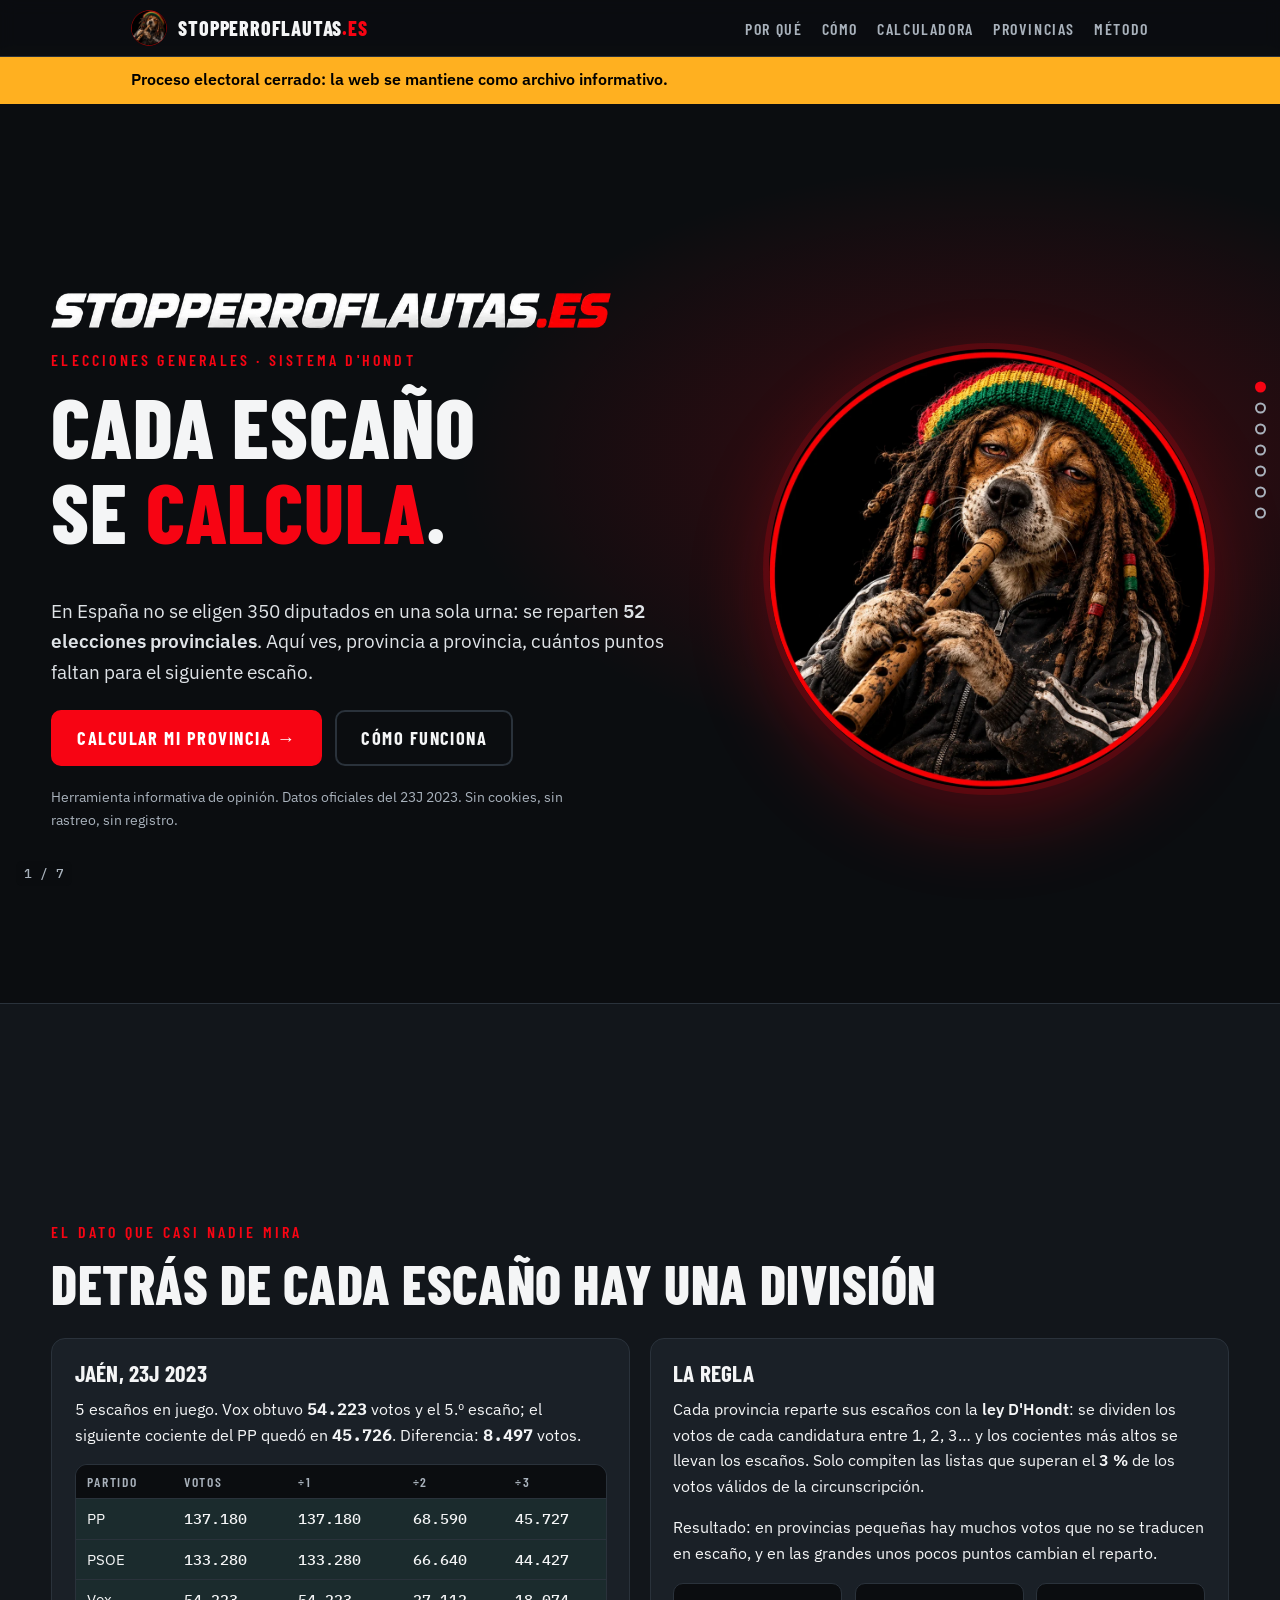
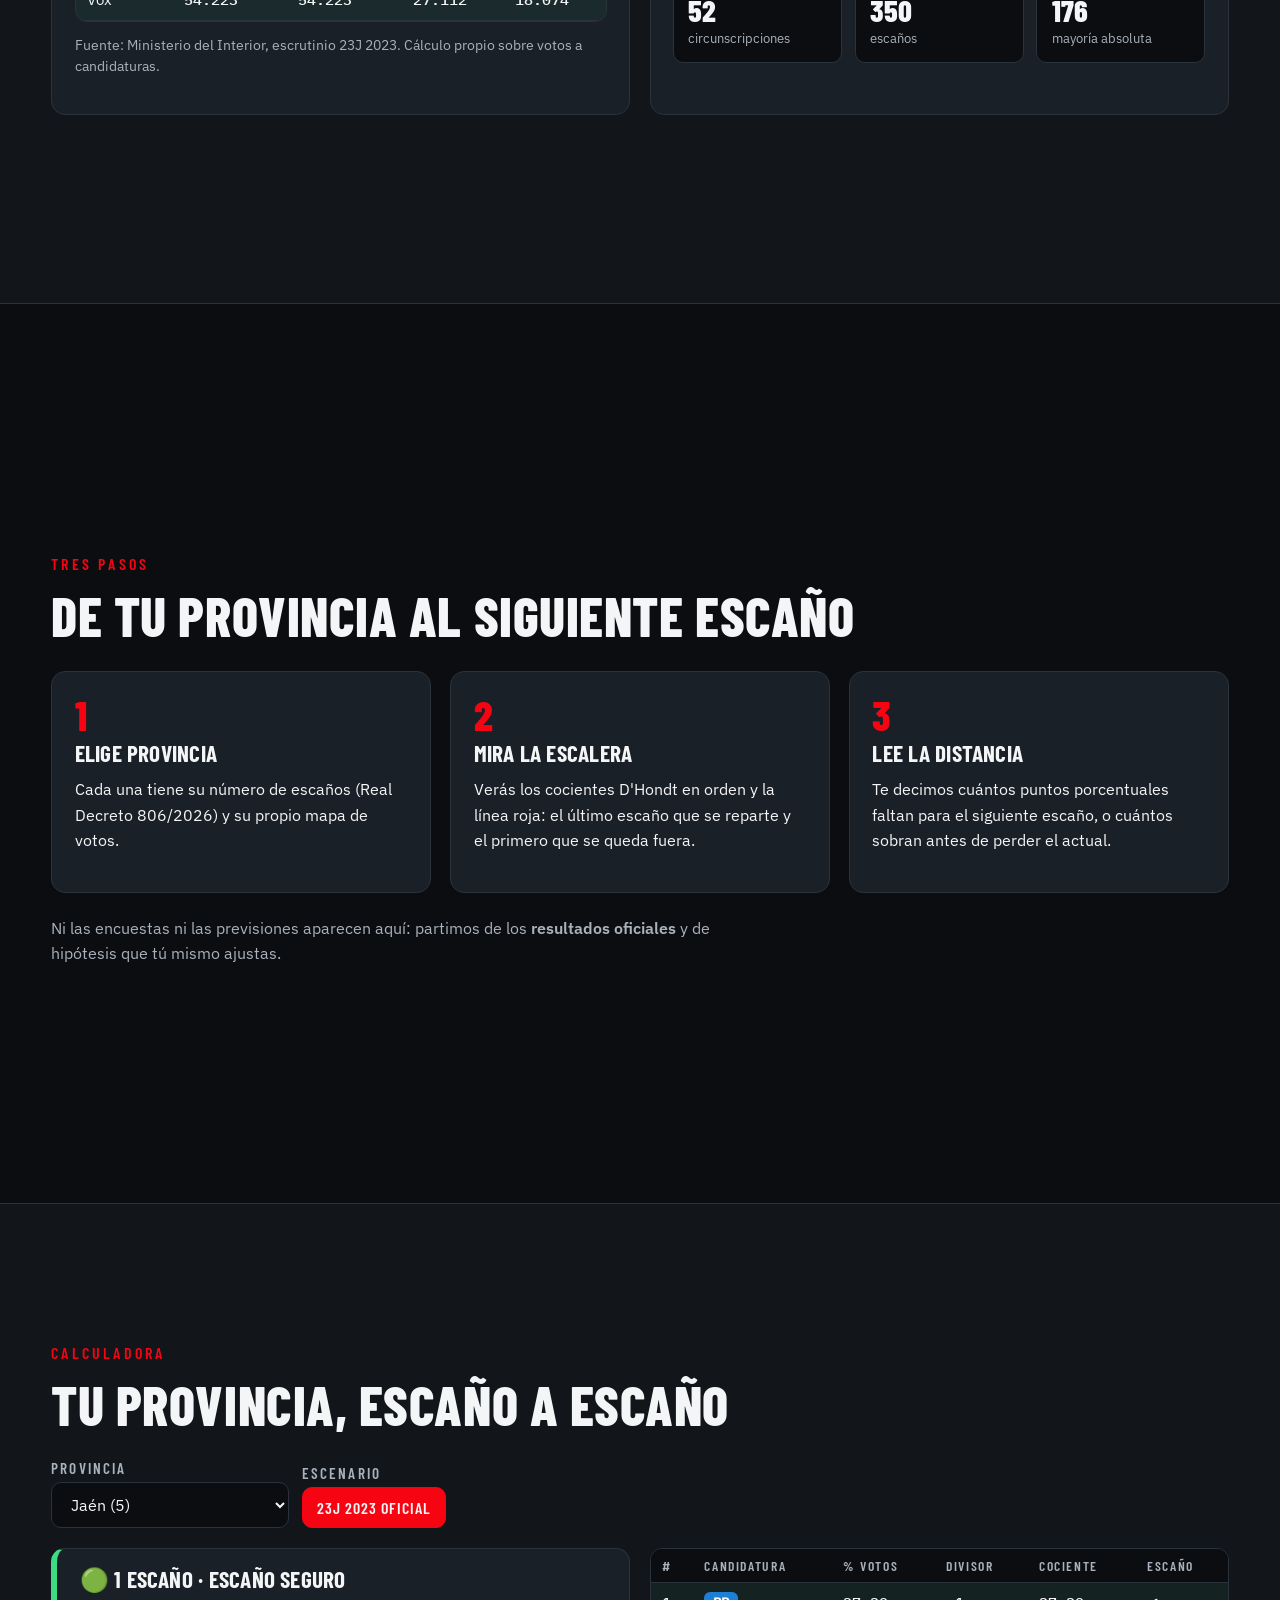
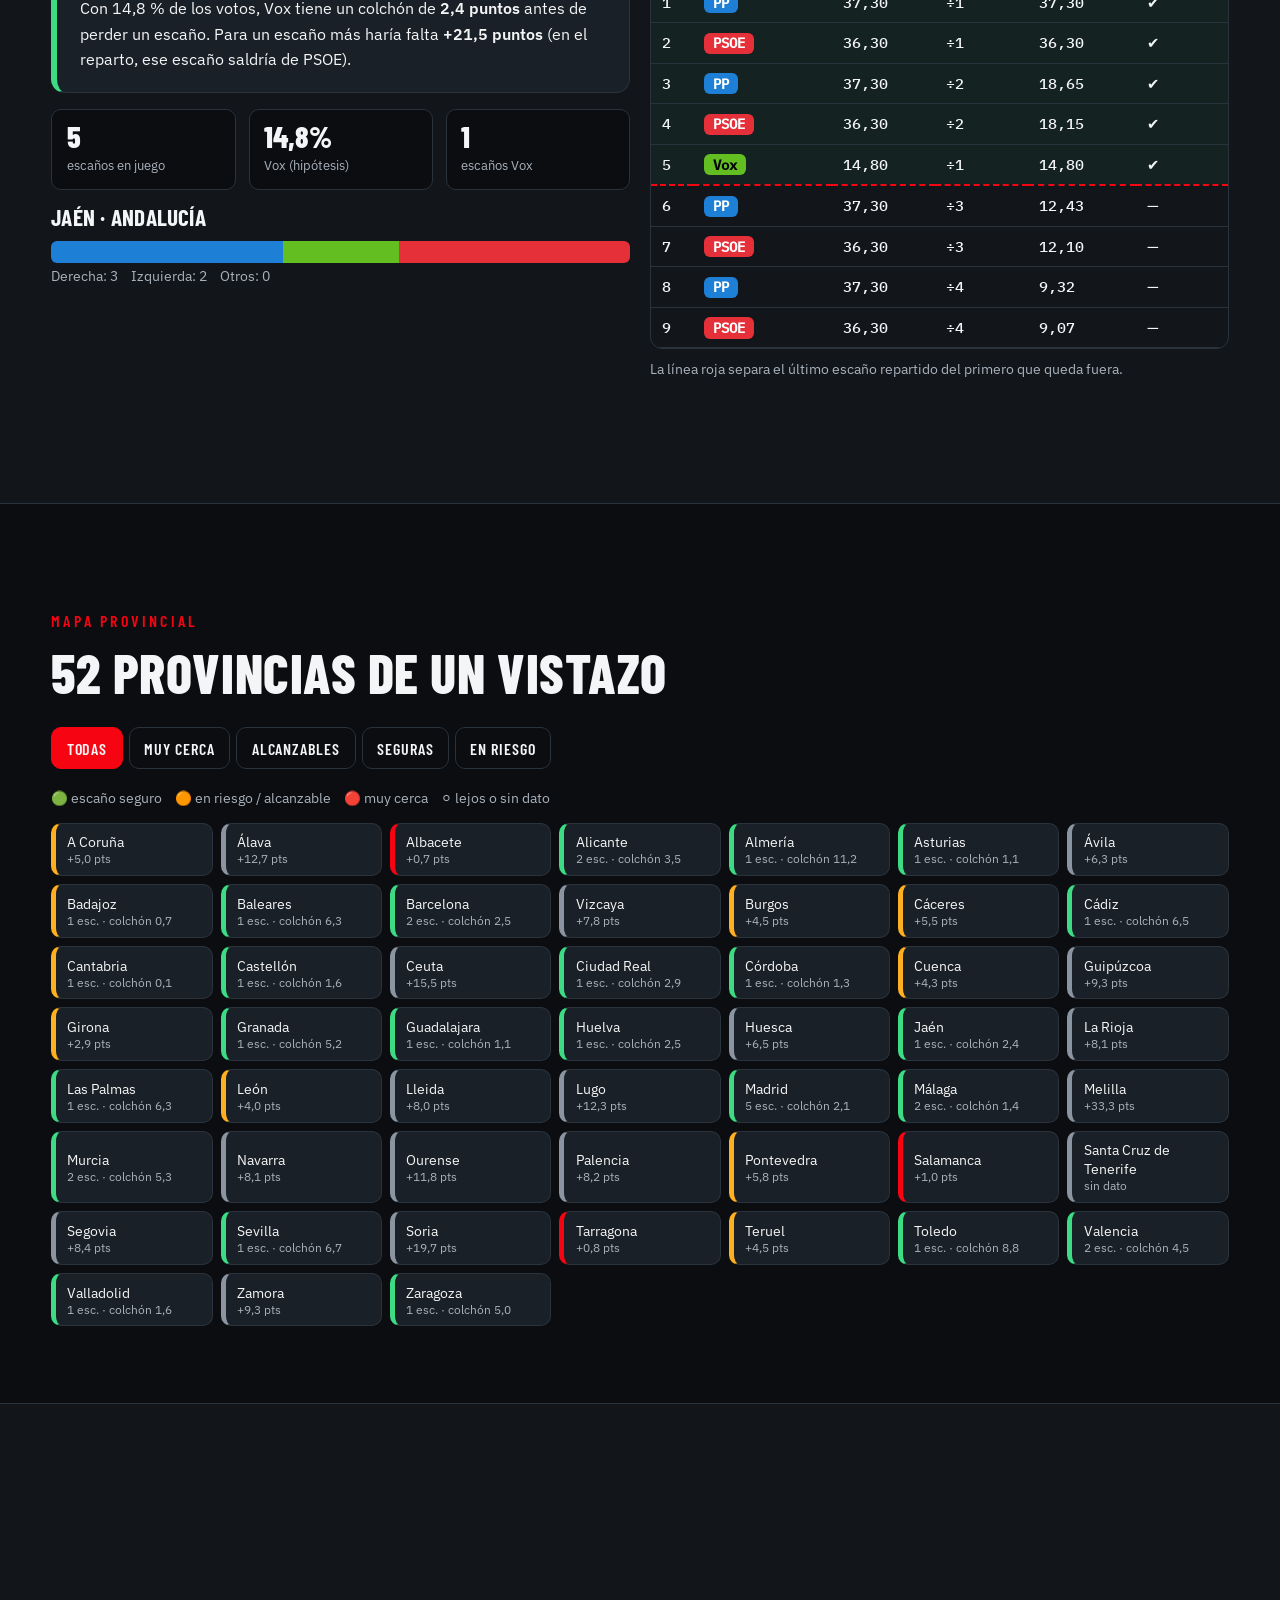
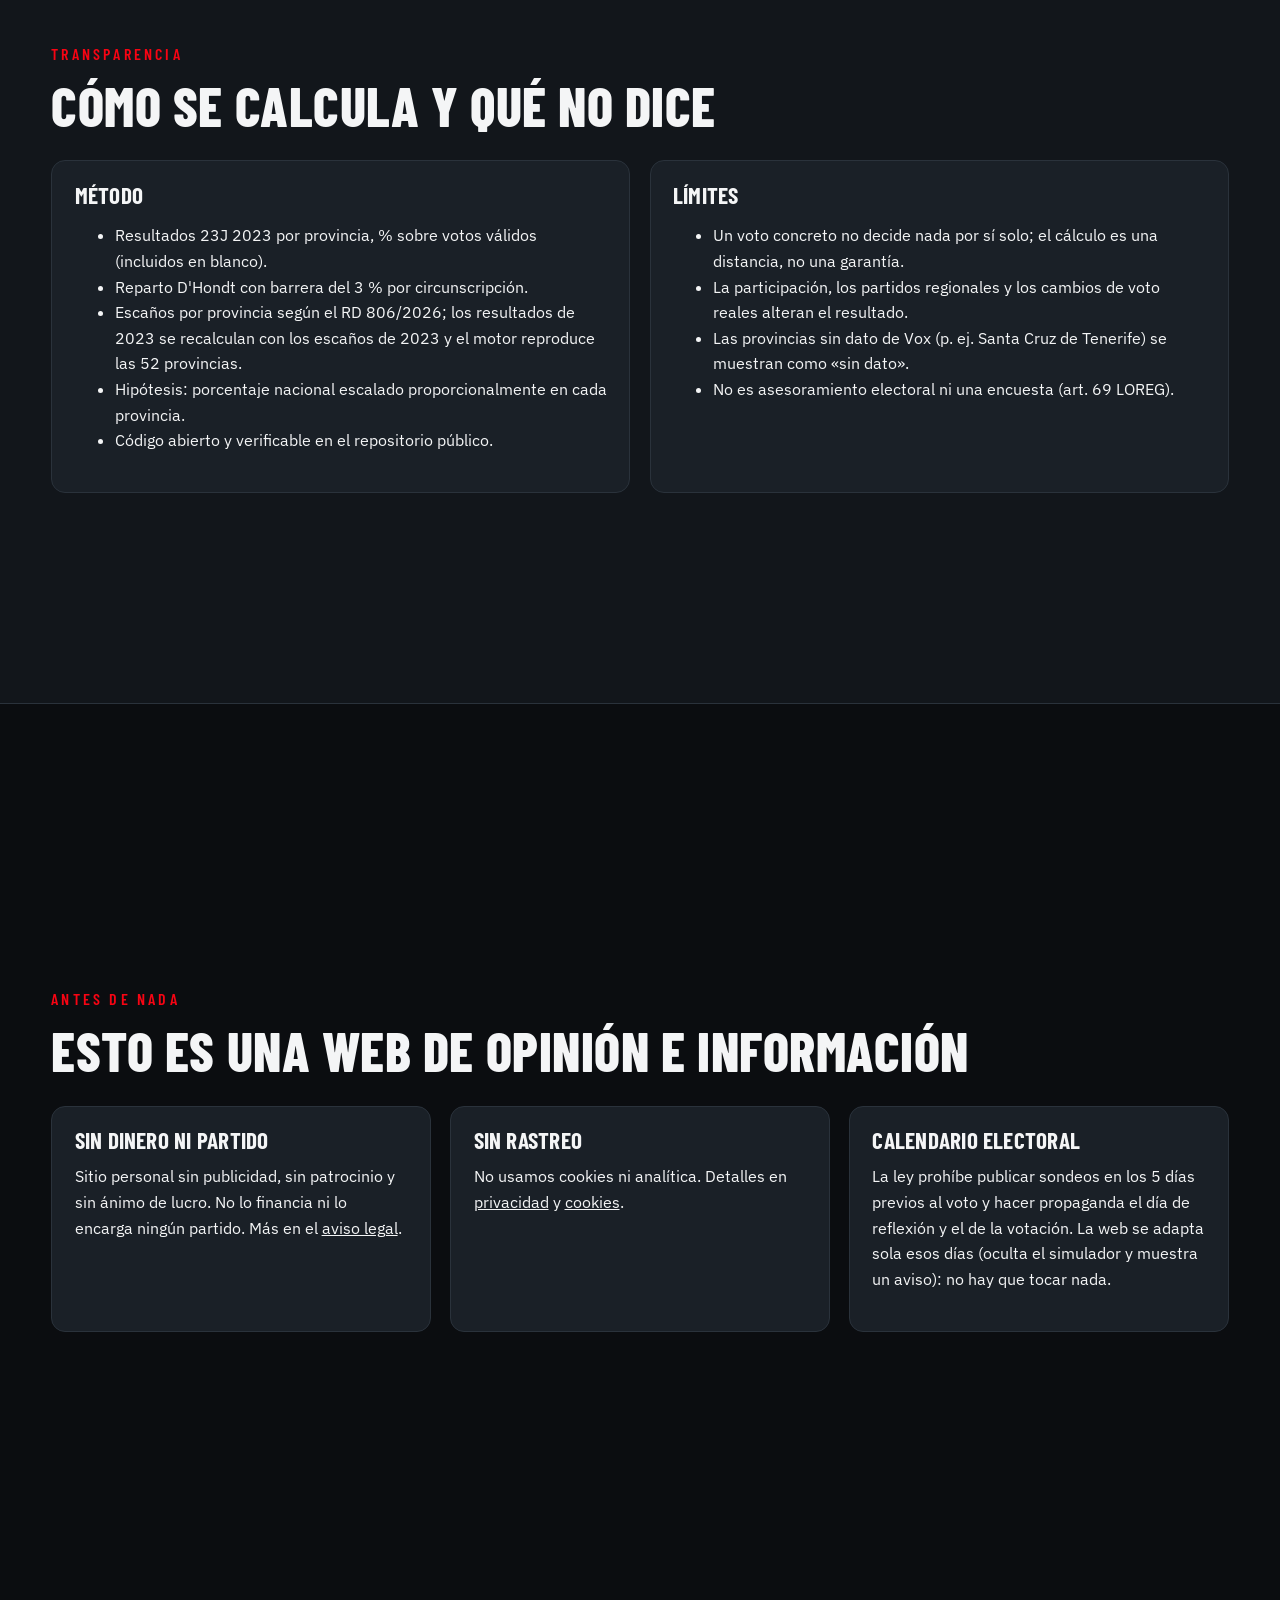
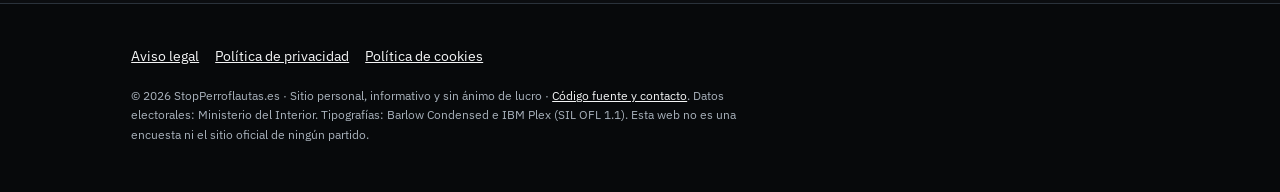
<file: index.html>
<!doctype html>
<html lang="es">
<head>
<meta charset="utf-8">
<meta name="viewport" content="width=device-width,initial-scale=1,viewport-fit=cover">
<title>StopPerroflautas.es — Calculadora de escaños D'Hondt por provincia</title>
<meta name="description" content="Calcula cuántos puntos faltan para el siguiente escaño en cada una de las 52 circunscripciones. Herramienta informativa basada en los resultados oficiales del 23J 2023 y el sistema D'Hondt.">
<meta name="robots" content="index,follow,max-image-preview:large">
<meta name="theme-color" content="#0b0d10">
<link rel="canonical" href="https://stopperroflautas.es/">

<!-- Favicon: Google exige un favicon en la home, rastreable, con tamaño múltiplo de 48 px -->
<link rel="icon" href="favicon.ico" sizes="48x48">
<link rel="icon" type="image/png" sizes="48x48" href="favicon-48.png">
<link rel="icon" type="image/png" sizes="192x192" href="icon-192.png">
<link rel="apple-touch-icon" href="apple-touch-icon.png">
<link rel="manifest" href="site.webmanifest">

<!-- Open Graph / Twitter (vista previa en WhatsApp, Telegram, X, etc.) -->
<meta property="og:type" content="website">
<meta property="og:locale" content="es_ES">
<meta property="og:site_name" content="StopPerroflautas.es">
<meta property="og:title" content="StopPerroflautas.es — Calcula el siguiente escaño">
<meta property="og:description" content="Calculadora D'Hondt de las 52 circunscripciones: cuántos puntos faltan para el siguiente escaño.">
<meta property="og:url" content="https://stopperroflautas.es/">
<meta property="og:image" content="https://stopperroflautas.es/og-image.jpg">
<meta property="og:image:width" content="1200">
<meta property="og:image:height" content="630">
<meta property="og:image:alt" content="Perro con gorro rasta tocando la flauta y el logotipo StopPerroflautas.es">
<meta name="twitter:card" content="summary_large_image">
<meta name="twitter:title" content="StopPerroflautas.es — Calcula el siguiente escaño">
<meta name="twitter:description" content="Calculadora D'Hondt de las 52 circunscripciones.">
<meta name="twitter:image" content="https://stopperroflautas.es/og-image.jpg">

<link rel="preload" href="barlow-condensed-latin-800-normal.woff2" as="font" type="font/woff2" crossorigin>
<link rel="stylesheet" href="style.css">
<script type="application/ld+json">
{"@context":"https://schema.org","@type":"WebSite","name":"StopPerroflautas.es","url":"https://stopperroflautas.es/","inLanguage":"es-ES","image":"https://stopperroflautas.es/og-image.jpg","description":"Calculadora informativa del sistema D'Hondt por circunscripción."}
</script>
</head>
<body>
<a class="skip" href="#s-calc">Saltar a la calculadora</a>

<header class="top">
  <div class="wrap">
    <a class="brand" href="#s-inicio" aria-label="Ir al inicio"><img src="perro-640.webp" width="36" height="36" alt=""><b>StopPerroflautas<i>.es</i></b></a>
    <nav aria-label="Principal">
      <a href="#s-porque">Por qué</a><a href="#s-como">Cómo</a><a href="#s-calc">Calculadora</a><a href="#s-sim">Simulador</a><a href="#s-prov">Provincias</a><a href="#s-met">Método</a>
    </nav>
  </div>
</header>

<div id="phase" class="phase" role="status"><div class="wrap" id="phase-txt"></div></div>

<div class="dots" id="dots" aria-hidden="true"></div>
<div class="counter" id="counter" aria-hidden="true">1 / 8</div>

<main id="main">

<!-- 1 PORTADA -->
<section class="slide hero" id="s-inicio" data-t="Inicio">
  <div class="wrap">
    <div>
      <img class="wordmark" src="wordmark.webp" width="900" height="59" alt="StopPerroflautas.es">
      <span class="eyebrow">Elecciones generales · Sistema D'Hondt</span>
      <h1>Cada escaño <br>se <span style="color:var(--red)">calcula</span>.</h1>
      <p class="lead">En España no se eligen 350 diputados en una sola urna: se reparten <strong>52 elecciones provinciales</strong>. Aquí ves, provincia a provincia, cuántos puntos faltan para el siguiente escaño.</p>
      <div class="btns">
        <a class="btn" href="#s-calc">Calcular mi provincia →</a>
        <a class="btn ghost" href="#s-como">Cómo funciona</a>
      </div>
      <p class="mut" style="margin-top:1.2rem;font-size:.9rem">Herramienta informativa de opinión. Datos oficiales del 23J 2023. Sin cookies, sin rastreo, sin registro.</p>
    </div>
    <div class="hero-img"><img src="perro-1024.webp" width="1024" height="1024" alt="Perro con gorro rasta y chándal tocando una flauta dulce" fetchpriority="high"></div>
  </div>
</section>

<!-- 2 POR QUÉ -->
<section class="slide" id="s-porque" data-t="Por qué importa">
  <div class="wrap">
    <span class="eyebrow">El dato que casi nadie mira</span>
    <h2>Detrás de cada escaño hay una división</h2>
    <div class="grid g2">
      <div class="card">
        <h3>Jaén, 23J 2023</h3>
        <p>5 escaños en juego. Vox obtuvo <b class="num">54.223</b> votos y el 5.º escaño; el siguiente cociente del PP quedó en <b class="num">45.726</b>. Diferencia: <b class="num">8.497</b> votos.</p>
        <div class="tw"><table><thead><tr><th>Partido</th><th>Votos</th><th>÷1</th><th>÷2</th><th>÷3</th></tr></thead><tbody>
          <tr class="won"><td>PP</td><td class="num">137.180</td><td class="num">137.180</td><td class="num">68.590</td><td class="num">45.727</td></tr>
          <tr class="won"><td>PSOE</td><td class="num">133.280</td><td class="num">133.280</td><td class="num">66.640</td><td class="num">44.427</td></tr>
          <tr class="won"><td>Vox</td><td class="num">54.223</td><td class="num">54.223</td><td class="num">27.112</td><td class="num">18.074</td></tr>
        </tbody></table></div>
        <p class="mut" style="margin-top:.8rem;font-size:.85rem">Fuente: Ministerio del Interior, escrutinio 23J 2023. Cálculo propio sobre votos a candidaturas.</p>
      </div>
      <div class="card">
        <h3>La regla</h3>
        <p>Cada provincia reparte sus escaños con la <b>ley D'Hondt</b>: se dividen los votos de cada candidatura entre 1, 2, 3… y los cocientes más altos se llevan los escaños. Solo compiten las listas que superan el <b>3 %</b> de los votos válidos de la circunscripción.</p>
        <p>Resultado: en provincias pequeñas hay muchos votos que no se traducen en escaño, y en las grandes unos pocos puntos cambian el reparto.</p>
        <div class="stat"><div><b>52</b><small>circunscripciones</small></div><div><b>350</b><small>escaños</small></div><div><b>176</b><small>mayoría absoluta</small></div></div>
      </div>
    </div>
  </div>
</section>

<!-- 3 CÓMO -->
<section class="slide" id="s-como" data-t="Cómo funciona">
  <div class="wrap">
    <span class="eyebrow">Tres pasos</span>
    <h2>De tu provincia al siguiente escaño</h2>
    <div class="grid g3 steps">
      <div class="card step"><h3>Elige provincia</h3><p>Cada una tiene su número de escaños (Real Decreto 806/2026) y su propio mapa de votos.</p></div>
      <div class="card step"><h3>Mira la escalera</h3><p>Verás los cocientes D'Hondt en orden y la línea roja: el último escaño que se reparte y el primero que se queda fuera.</p></div>
      <div class="card step"><h3>Lee la distancia</h3><p>Te decimos cuántos puntos porcentuales faltan para el siguiente escaño, o cuántos sobran antes de perder el actual.</p></div>
    </div>
    <p class="mut" style="margin-top:1.4rem">Ni las encuestas ni las previsiones aparecen aquí: partimos de los <b>resultados oficiales</b> y de hipótesis que tú mismo ajustas.</p>
  </div>
</section>

<!-- 4 CALCULADORA -->
<section class="slide" id="s-calc" data-t="Calculadora">
  <div class="wrap">
    <span class="eyebrow">Calculadora</span>
    <h2>Tu provincia, escaño a escaño</h2>
    <div class="ctrl">
      <div><label for="prov">Provincia</label><select id="prov"></select></div>
      <div><label id="l-esc">Escenario</label><div class="seg" role="group" aria-labelledby="l-esc" id="scen"></div></div>
    </div>
    <div id="detail" aria-live="polite"></div>
  </div>
</section>

<!-- 5 SIMULADOR -->
<section class="slide" id="s-sim" data-t="Simulador">
  <div class="wrap">
    <span class="eyebrow">Ejercicio matemático, no predicción</span>
    <h2>Simulador de hipótesis</h2>
    <p class="mut">Ajusta el porcentaje de cada partido y observa cómo se reordenan los 350 escaños. Es un ejercicio matemático: no es una encuesta, ni una previsión, ni un sondeo.</p>
    <div class="grid g2">
      <div class="card">
        <div class="seg" id="simpre" role="group" aria-label="Hipótesis predefinidas" style="margin-bottom:1rem"></div>
        <div id="sliders"></div>
        <p class="mut" style="font-size:.85rem;margin:.8rem 0 0">Base: 23J 2023 (% nacional sobre votos válidos). Cada partido se escala proporcionalmente en cada provincia.</p>
      </div>
      <div class="card"><h3>Reparto resultante</h3><div id="simout"></div></div>
    </div>
  </div>
</section>

<!-- 6 PROVINCIAS -->
<section class="slide" id="s-prov" data-t="Provincias">
  <div class="wrap">
    <span class="eyebrow">Mapa provincial</span>
    <h2>52 provincias de un vistazo</h2>
    <div class="ctrl"><div class="seg" id="pfilter" role="group" aria-label="Filtrar provincias"></div></div>
    <div class="legend" style="margin-bottom:.8rem"><span>🟢 escaño seguro</span><span>🟠 en riesgo / alcanzable</span><span>🔴 muy cerca</span><span>⚪ lejos o sin dato</span></div>
    <div class="pgrid" id="pgrid"></div>
  </div>
</section>

<!-- 7 MÉTODO -->
<section class="slide" id="s-met" data-t="Método y límites">
  <div class="wrap">
    <span class="eyebrow">Transparencia</span>
    <h2>Cómo se calcula y qué no dice</h2>
    <div class="grid g2">
      <div class="card"><h3>Método</h3>
        <ul><li>Resultados 23J 2023 por provincia, % sobre votos válidos (incluidos en blanco).</li>
        <li>Reparto D'Hondt con barrera del 3 % por circunscripción.</li>
        <li>Escaños por provincia según el RD 806/2026; los resultados de 2023 se recalculan con los escaños de 2023 y el motor reproduce las 52 provincias.</li>
        <li>Hipótesis: porcentaje nacional escalado proporcionalmente en cada provincia.</li>
        <li>Código abierto y verificable en el repositorio público.</li></ul></div>
      <div class="card"><h3>Límites</h3>
        <ul><li>Un voto concreto no decide nada por sí solo; el cálculo es una distancia, no una garantía.</li>
        <li>La participación, los partidos regionales y los cambios de voto reales alteran el resultado.</li>
        <li>Las provincias sin dato de Vox (p. ej. Santa Cruz de Tenerife) se muestran como «sin dato».</li>
        <li>No es asesoramiento electoral ni una encuesta (art. 69 LOREG).</li></ul></div>
    </div>
  </div>
</section>

<!-- 8 CALENDARIO / CIERRE -->
<section class="slide" id="s-fin" data-t="Información legal">
  <div class="wrap">
    <span class="eyebrow">Antes de nada</span>
    <h2>Esto es una web de opinión e información</h2>
    <div class="grid g3">
      <div class="card"><h3>Sin dinero ni partido</h3><p>Sitio personal sin publicidad, sin patrocinio y sin ánimo de lucro. No lo financia ni lo encarga ningún partido. Más en el <a href="aviso-legal.html">aviso legal</a>.</p></div>
      <div class="card"><h3>Sin rastreo</h3><p>No usamos cookies ni analítica. Detalles en <a href="privacidad.html">privacidad</a> y <a href="cookies.html">cookies</a>.</p></div>
      <div class="card"><h3>Calendario electoral</h3><p>La ley prohíbe publicar sondeos en los 5 días previos al voto y hacer propaganda el día de reflexión y el de la votación. La web se adapta sola esos días (oculta el simulador y muestra un aviso): no hay que tocar nada.</p></div>
    </div>
    <div class="btns cta"><button class="btn" id="share" type="button">Compartir esta web</button><a class="btn ghost" href="#s-calc">Volver a la calculadora</a></div>
    <p id="share-msg" class="mut" role="status" style="margin-top:.8rem"></p>
  </div>
</section>

</main>

<footer>
  <div class="wrap">
    <nav aria-label="Legal"><a href="aviso-legal.html">Aviso legal</a><a href="privacidad.html">Política de privacidad</a><a href="cookies.html">Política de cookies</a></nav>
    <small>© <span id="yr">2026</span> StopPerroflautas.es · Sitio personal, informativo y sin ánimo de lucro · <a href="https://github.com/ayudanteanonimo/stopperroflautass">Código fuente y contacto</a>. Datos electorales: Ministerio del Interior. Tipografías: Barlow Condensed e IBM Plex (SIL OFL 1.1). Esta web no es una encuesta ni el sitio oficial de ningún partido.</small>
  </div>
</footer>

<script src="core.js"></script>
<script src="app.js"></script>
</body>
</html>
</file>
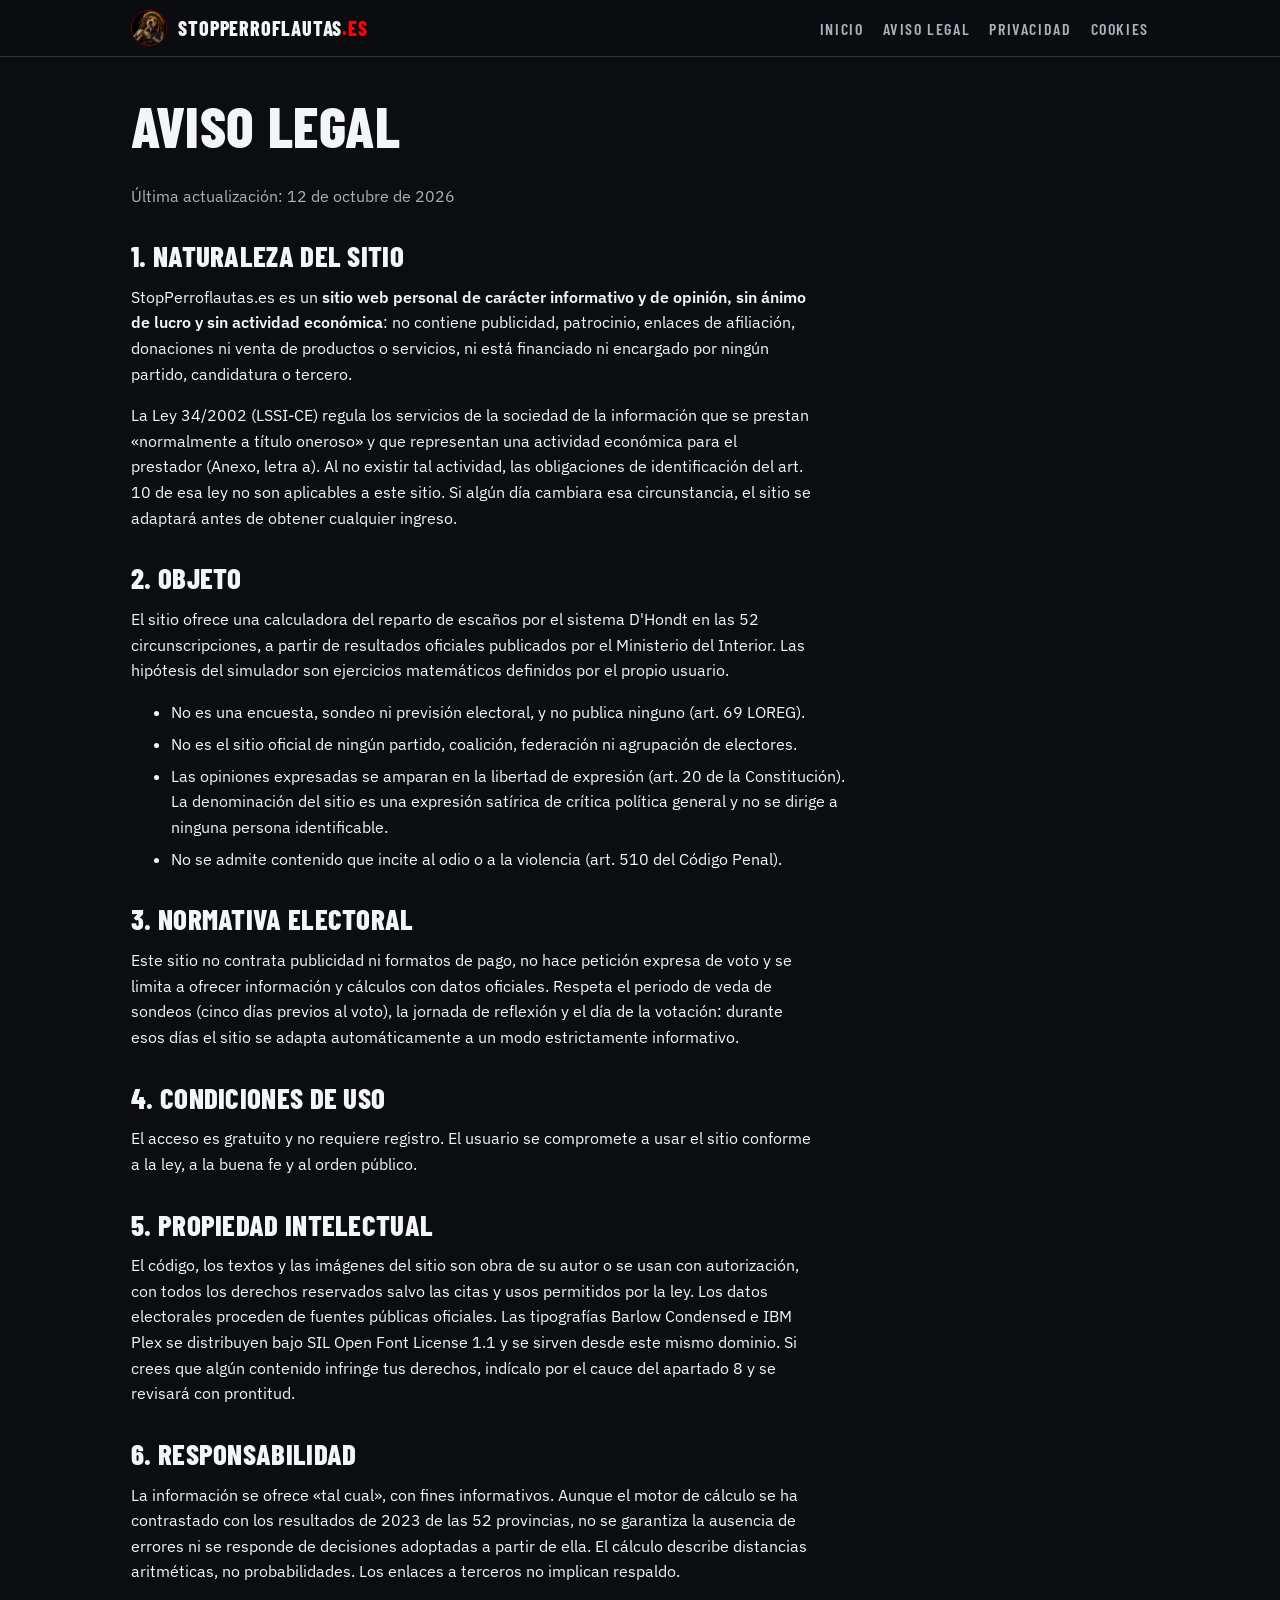
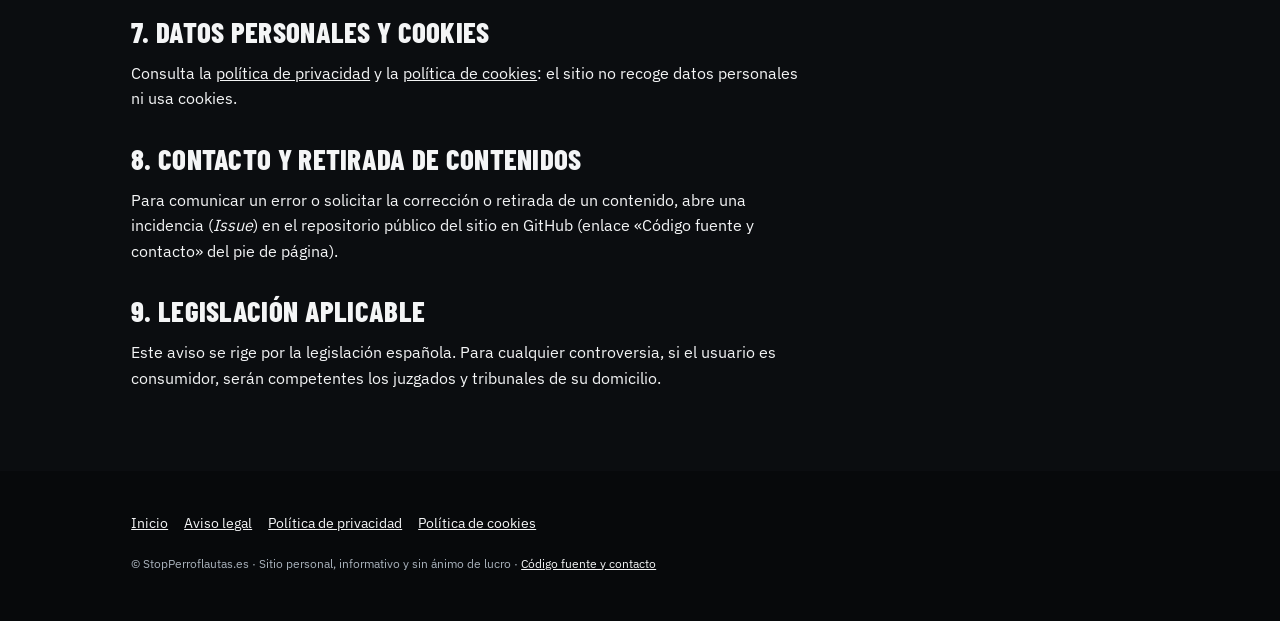
<file: aviso-legal.html>
<!doctype html>
<html lang="es"><head><meta charset="utf-8"><meta name="viewport" content="width=device-width,initial-scale=1,viewport-fit=cover">
<title>Aviso legal — StopPerroflautas.es</title>
<meta name="description" content="Aviso legal de StopPerroflautas.es: sitio personal, informativo y sin actividad económica.">
<meta name="robots" content="index,follow">
<meta name="theme-color" content="#0b0d10">
<link rel="canonical" href="https://stopperroflautas.es/aviso-legal.html">
<link rel="icon" href="favicon.ico" sizes="48x48"><link rel="icon" type="image/png" sizes="192x192" href="icon-192.png">
<link rel="apple-touch-icon" href="apple-touch-icon.png">
<meta property="og:image" content="https://stopperroflautas.es/og-image.jpg"><meta property="og:title" content="Aviso legal — StopPerroflautas.es">
<link rel="stylesheet" href="style.css"></head><body>
<header class="top"><div class="wrap"><a class="brand" href="./" aria-label="Volver al inicio"><img src="perro-640.webp" width="36" height="36" alt=""><b>StopPerroflautas<i>.es</i></b></a><nav aria-label="Principal"><a href="./">Inicio</a><a href="aviso-legal.html">Aviso legal</a><a href="privacidad.html">Privacidad</a><a href="cookies.html">Cookies</a></nav></div></header>
<main class="legal"><div class="wrap">

<h1>Aviso legal</h1><p class="mut">Última actualización: 12 de octubre de 2026</p>
<h2>1. Naturaleza del sitio</h2>
<p>StopPerroflautas.es es un <b>sitio web personal de carácter informativo y de opinión, sin ánimo de lucro y sin actividad económica</b>: no contiene publicidad, patrocinio, enlaces de afiliación, donaciones ni venta de productos o servicios, ni está financiado ni encargado por ningún partido, candidatura o tercero.</p>
<p>La Ley 34/2002 (LSSI-CE) regula los servicios de la sociedad de la información que se prestan «normalmente a título oneroso» y que representan una actividad económica para el prestador (Anexo, letra a). Al no existir tal actividad, las obligaciones de identificación del art. 10 de esa ley no son aplicables a este sitio. Si algún día cambiara esa circunstancia, el sitio se adaptará antes de obtener cualquier ingreso.</p>
<h2>2. Objeto</h2>
<p>El sitio ofrece una calculadora del reparto de escaños por el sistema D'Hondt en las 52 circunscripciones, a partir de resultados oficiales publicados por el Ministerio del Interior. Las hipótesis del simulador son ejercicios matemáticos definidos por el propio usuario.</p>
<ul>
<li>No es una encuesta, sondeo ni previsión electoral, y no publica ninguno (art. 69 LOREG).</li>
<li>No es el sitio oficial de ningún partido, coalición, federación ni agrupación de electores.</li>
<li>Las opiniones expresadas se amparan en la libertad de expresión (art. 20 de la Constitución). La denominación del sitio es una expresión satírica de crítica política general y no se dirige a ninguna persona identificable.</li>
<li>No se admite contenido que incite al odio o a la violencia (art. 510 del Código Penal).</li>
</ul>
<h2>3. Normativa electoral</h2>
<p>Este sitio no contrata publicidad ni formatos de pago, no hace petición expresa de voto y se limita a ofrecer información y cálculos con datos oficiales. Respeta el periodo de veda de sondeos (cinco días previos al voto), la jornada de reflexión y el día de la votación: durante esos días el sitio se adapta automáticamente a un modo estrictamente informativo.</p>
<h2>4. Condiciones de uso</h2>
<p>El acceso es gratuito y no requiere registro. El usuario se compromete a usar el sitio conforme a la ley, a la buena fe y al orden público.</p>
<h2>5. Propiedad intelectual</h2>
<p>El código, los textos y las imágenes del sitio son obra de su autor o se usan con autorización, con todos los derechos reservados salvo las citas y usos permitidos por la ley. Los datos electorales proceden de fuentes públicas oficiales. Las tipografías Barlow Condensed e IBM Plex se distribuyen bajo SIL Open Font License 1.1 y se sirven desde este mismo dominio. Si crees que algún contenido infringe tus derechos, indícalo por el cauce del apartado 8 y se revisará con prontitud.</p>
<h2>6. Responsabilidad</h2>
<p>La información se ofrece «tal cual», con fines informativos. Aunque el motor de cálculo se ha contrastado con los resultados de 2023 de las 52 provincias, no se garantiza la ausencia de errores ni se responde de decisiones adoptadas a partir de ella. El cálculo describe distancias aritméticas, no probabilidades. Los enlaces a terceros no implican respaldo.</p>
<h2>7. Datos personales y cookies</h2>
<p>Consulta la <a href="privacidad.html">política de privacidad</a> y la <a href="cookies.html">política de cookies</a>: el sitio no recoge datos personales ni usa cookies.</p>
<h2>8. Contacto y retirada de contenidos</h2>
<p>Para comunicar un error o solicitar la corrección o retirada de un contenido, abre una incidencia (<i>Issue</i>) en el repositorio público del sitio en GitHub (enlace «Código fuente y contacto» del pie de página).</p>
<h2>9. Legislación aplicable</h2>
<p>Este aviso se rige por la legislación española. Para cualquier controversia, si el usuario es consumidor, serán competentes los juzgados y tribunales de su domicilio.</p>

</div></main>
<footer><div class="wrap"><nav aria-label="Legal"><a href="./">Inicio</a><a href="aviso-legal.html">Aviso legal</a><a href="privacidad.html">Política de privacidad</a><a href="cookies.html">Política de cookies</a></nav>
<small>© StopPerroflautas.es · Sitio personal, informativo y sin ánimo de lucro · <a href="https://github.com/ayudanteanonimo/stopperroflautass">Código fuente y contacto</a></small></div></footer></body></html>
</file>
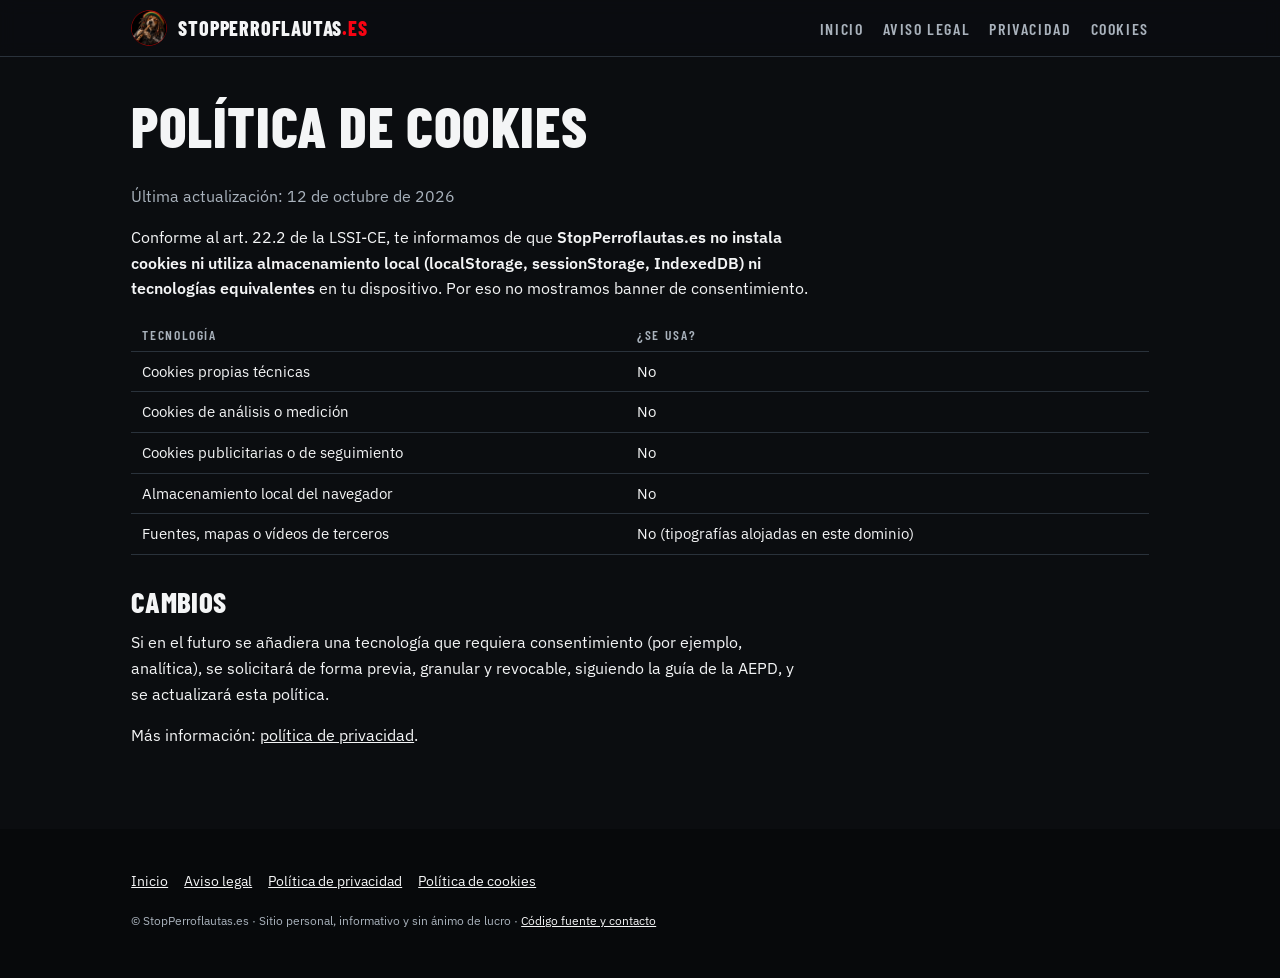
<file: cookies.html>
<!doctype html>
<html lang="es"><head><meta charset="utf-8"><meta name="viewport" content="width=device-width,initial-scale=1,viewport-fit=cover">
<title>Política de cookies — StopPerroflautas.es</title>
<meta name="description" content="Este sitio no utiliza cookies ni almacenamiento local.">
<meta name="robots" content="index,follow">
<meta name="theme-color" content="#0b0d10">
<link rel="canonical" href="https://stopperroflautas.es/cookies.html">
<link rel="icon" href="favicon.ico" sizes="48x48"><link rel="icon" type="image/png" sizes="192x192" href="icon-192.png">
<link rel="apple-touch-icon" href="apple-touch-icon.png">
<meta property="og:image" content="https://stopperroflautas.es/og-image.jpg"><meta property="og:title" content="Política de cookies — StopPerroflautas.es">
<link rel="stylesheet" href="style.css"></head><body>
<header class="top"><div class="wrap"><a class="brand" href="./" aria-label="Volver al inicio"><img src="perro-640.webp" width="36" height="36" alt=""><b>StopPerroflautas<i>.es</i></b></a><nav aria-label="Principal"><a href="./">Inicio</a><a href="aviso-legal.html">Aviso legal</a><a href="privacidad.html">Privacidad</a><a href="cookies.html">Cookies</a></nav></div></header>
<main class="legal"><div class="wrap">

<h1>Política de cookies</h1><p class="mut">Última actualización: 12 de octubre de 2026</p>
<p>Conforme al art. 22.2 de la LSSI-CE, te informamos de que <b>StopPerroflautas.es no instala cookies ni utiliza almacenamiento local (localStorage, sessionStorage, IndexedDB) ni tecnologías equivalentes</b> en tu dispositivo. Por eso no mostramos banner de consentimiento.</p>
<table><thead><tr><th>Tecnología</th><th>¿Se usa?</th></tr></thead><tbody>
<tr><td>Cookies propias técnicas</td><td>No</td></tr><tr><td>Cookies de análisis o medición</td><td>No</td></tr>
<tr><td>Cookies publicitarias o de seguimiento</td><td>No</td></tr><tr><td>Almacenamiento local del navegador</td><td>No</td></tr>
<tr><td>Fuentes, mapas o vídeos de terceros</td><td>No (tipografías alojadas en este dominio)</td></tr></tbody></table>
<h2>Cambios</h2>
<p>Si en el futuro se añadiera una tecnología que requiera consentimiento (por ejemplo, analítica), se solicitará de forma previa, granular y revocable, siguiendo la guía de la AEPD, y se actualizará esta política.</p>
<p>Más información: <a href="privacidad.html">política de privacidad</a>.</p>

</div></main>
<footer><div class="wrap"><nav aria-label="Legal"><a href="./">Inicio</a><a href="aviso-legal.html">Aviso legal</a><a href="privacidad.html">Política de privacidad</a><a href="cookies.html">Política de cookies</a></nav>
<small>© StopPerroflautas.es · Sitio personal, informativo y sin ánimo de lucro · <a href="https://github.com/ayudanteanonimo/stopperroflautass">Código fuente y contacto</a></small></div></footer></body></html>
</file>
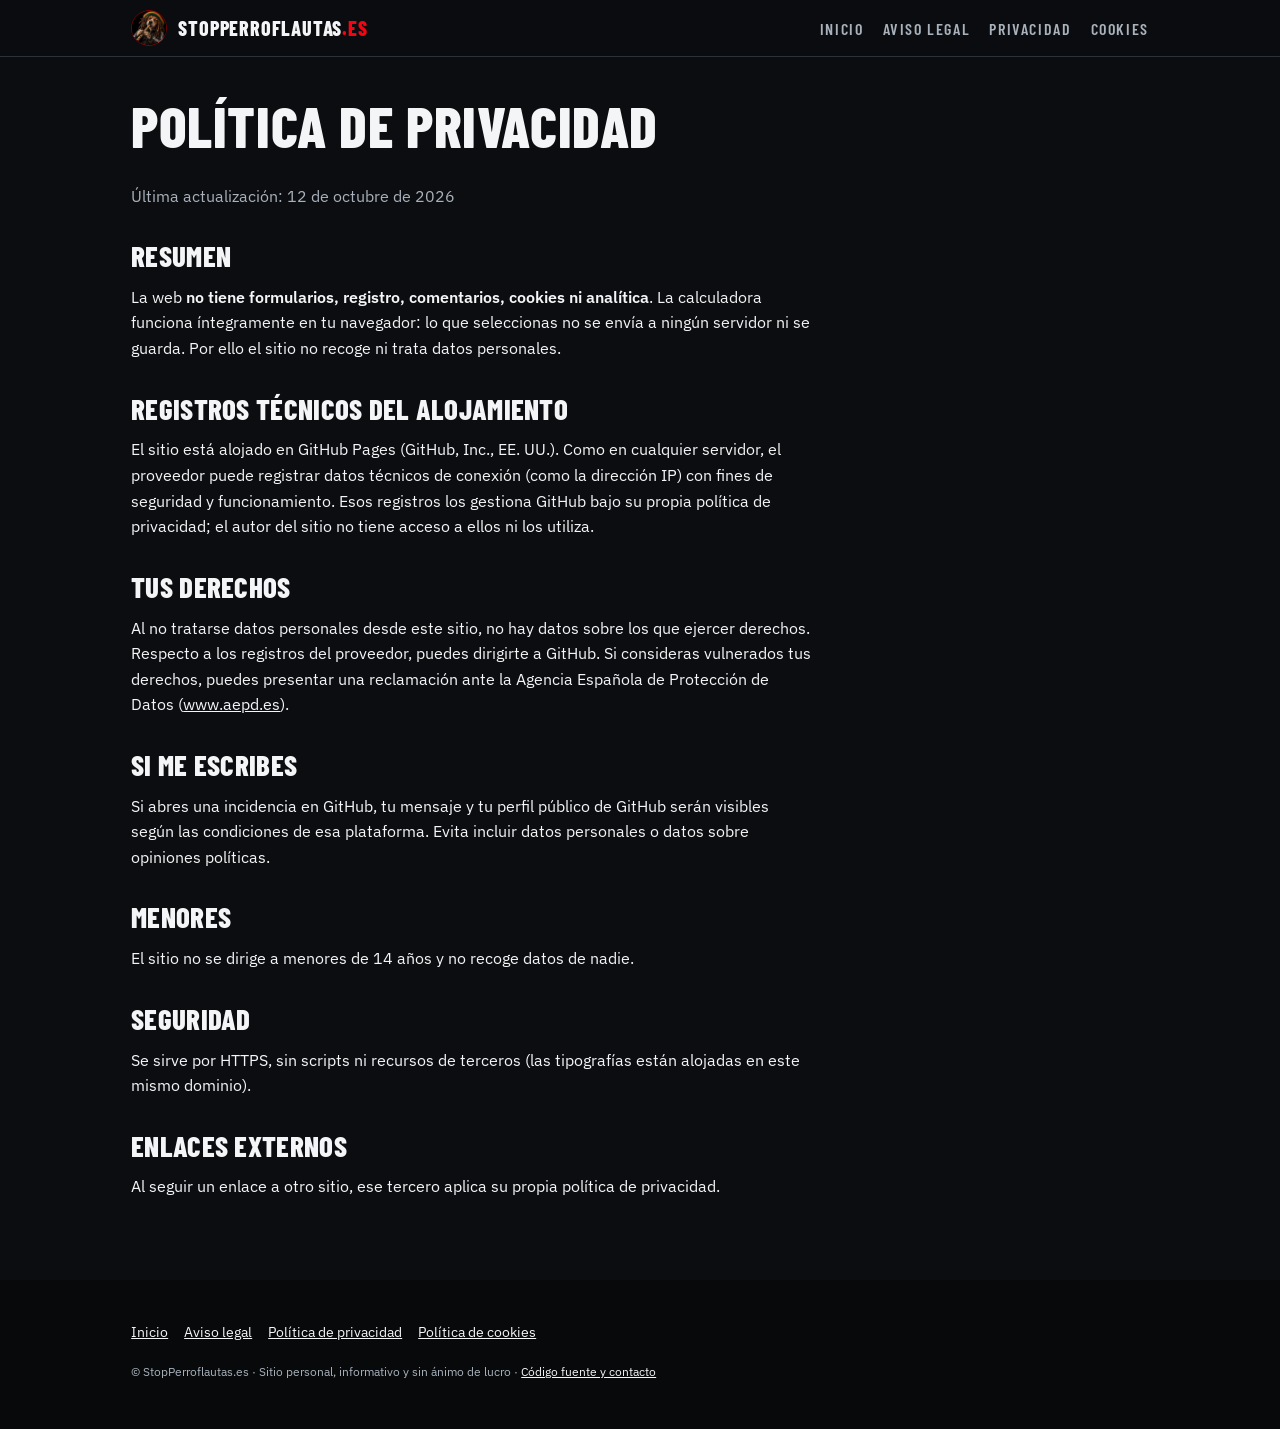
<file: privacidad.html>
<!doctype html>
<html lang="es"><head><meta charset="utf-8"><meta name="viewport" content="width=device-width,initial-scale=1,viewport-fit=cover">
<title>Política de privacidad — StopPerroflautas.es</title>
<meta name="description" content="Este sitio no recoge datos personales. Información sobre el tratamiento de datos.">
<meta name="robots" content="index,follow">
<meta name="theme-color" content="#0b0d10">
<link rel="canonical" href="https://stopperroflautas.es/privacidad.html">
<link rel="icon" href="favicon.ico" sizes="48x48"><link rel="icon" type="image/png" sizes="192x192" href="icon-192.png">
<link rel="apple-touch-icon" href="apple-touch-icon.png">
<meta property="og:image" content="https://stopperroflautas.es/og-image.jpg"><meta property="og:title" content="Política de privacidad — StopPerroflautas.es">
<link rel="stylesheet" href="style.css"></head><body>
<header class="top"><div class="wrap"><a class="brand" href="./" aria-label="Volver al inicio"><img src="perro-640.webp" width="36" height="36" alt=""><b>StopPerroflautas<i>.es</i></b></a><nav aria-label="Principal"><a href="./">Inicio</a><a href="aviso-legal.html">Aviso legal</a><a href="privacidad.html">Privacidad</a><a href="cookies.html">Cookies</a></nav></div></header>
<main class="legal"><div class="wrap">

<h1>Política de privacidad</h1><p class="mut">Última actualización: 12 de octubre de 2026</p>
<h2>Resumen</h2>
<p>La web <b>no tiene formularios, registro, comentarios, cookies ni analítica</b>. La calculadora funciona íntegramente en tu navegador: lo que seleccionas no se envía a ningún servidor ni se guarda. Por ello el sitio no recoge ni trata datos personales.</p>
<h2>Registros técnicos del alojamiento</h2>
<p>El sitio está alojado en GitHub Pages (GitHub, Inc., EE. UU.). Como en cualquier servidor, el proveedor puede registrar datos técnicos de conexión (como la dirección IP) con fines de seguridad y funcionamiento. Esos registros los gestiona GitHub bajo su propia política de privacidad; el autor del sitio no tiene acceso a ellos ni los utiliza.</p>
<h2>Tus derechos</h2>
<p>Al no tratarse datos personales desde este sitio, no hay datos sobre los que ejercer derechos. Respecto a los registros del proveedor, puedes dirigirte a GitHub. Si consideras vulnerados tus derechos, puedes presentar una reclamación ante la Agencia Española de Protección de Datos (<a href="https://www.aepd.es" rel="noopener" target="_blank">www.aepd.es</a>).</p>
<h2>Si me escribes</h2>
<p>Si abres una incidencia en GitHub, tu mensaje y tu perfil público de GitHub serán visibles según las condiciones de esa plataforma. Evita incluir datos personales o datos sobre opiniones políticas.</p>
<h2>Menores</h2>
<p>El sitio no se dirige a menores de 14 años y no recoge datos de nadie.</p>
<h2>Seguridad</h2>
<p>Se sirve por HTTPS, sin scripts ni recursos de terceros (las tipografías están alojadas en este mismo dominio).</p>
<h2>Enlaces externos</h2>
<p>Al seguir un enlace a otro sitio, ese tercero aplica su propia política de privacidad.</p>

</div></main>
<footer><div class="wrap"><nav aria-label="Legal"><a href="./">Inicio</a><a href="aviso-legal.html">Aviso legal</a><a href="privacidad.html">Política de privacidad</a><a href="cookies.html">Política de cookies</a></nav>
<small>© StopPerroflautas.es · Sitio personal, informativo y sin ánimo de lucro · <a href="https://github.com/ayudanteanonimo/stopperroflautass">Código fuente y contacto</a></small></div></footer></body></html>
</file>
<file: style.css>
/* stopperroflautas.es — estilos. Fuentes autoalojadas (OFL). Sin dependencias externas. */
@font-face{font-family:"Barlow Condensed";font-weight:600;font-display:swap;src:url(barlow-condensed-latin-600-normal.woff2) format("woff2")}
@font-face{font-family:"Barlow Condensed";font-weight:700;font-display:swap;src:url(barlow-condensed-latin-700-normal.woff2) format("woff2")}
@font-face{font-family:"Barlow Condensed";font-weight:800;font-display:swap;src:url(barlow-condensed-latin-800-normal.woff2) format("woff2")}
@font-face{font-family:"IBM Plex Sans";font-weight:400;font-display:swap;src:url(ibm-plex-sans-latin-400-normal.woff2) format("woff2")}
@font-face{font-family:"IBM Plex Sans";font-weight:600;font-display:swap;src:url(ibm-plex-sans-latin-600-normal.woff2) format("woff2")}
@font-face{font-family:"IBM Plex Mono";font-weight:500;font-display:swap;src:url(ibm-plex-mono-latin-500-normal.woff2) format("woff2")}

:root{
  --bg:#0b0d10;--bg2:#12161b;--bg3:#1a2027;--line:#2a323b;
  --fg:#f4f5f6;--mut:#a9b2bc;
  --red:#f70413;--red-d:#c4000e;--green:#3ddc84;--amber:#ffb020;--blue:#5aa9ff;
  --der:#63be21;--izq:#e5484d;--otros:#8b95a1;
  --f-h:"Barlow Condensed","Arial Narrow",Impact,sans-serif;
  --f-b:"IBM Plex Sans",system-ui,-apple-system,"Segoe UI",Roboto,sans-serif;
  --f-m:"IBM Plex Mono",ui-monospace,Menlo,Consolas,monospace;
  color-scheme:dark;
}
*{box-sizing:border-box}
html{scroll-behavior:smooth;-webkit-text-size-adjust:100%}
body{margin:0;background:var(--bg);color:var(--fg);font:400 1rem/1.6 var(--f-b);padding-inline:0}
img{max-width:100%;height:auto}
a{color:var(--fg)}
a:hover{color:var(--red)}
:focus-visible{outline:3px solid var(--amber);outline-offset:2px;border-radius:4px}
.skip{position:absolute;left:-999px;top:0;background:var(--amber);color:#000;padding:.6rem 1rem;z-index:100}
.skip:focus{left:8px;top:8px}
.wrap{width:min(1120px,100%);margin-inline:auto;padding-inline:max(16px,4vw)}
h1,h2,h3{font-family:var(--f-h);font-weight:800;line-height:1.02;text-transform:uppercase;letter-spacing:.01em;margin:0 0 .5em;text-wrap:balance}
h1{font-size:clamp(2.6rem,7vw,5.2rem)}
h2{font-size:clamp(2rem,4.6vw,3.4rem)}
h3{font-size:1.45rem;font-weight:700}
p{margin:0 0 1em;max-width:68ch}
.eyebrow{font:600 .85rem/1 var(--f-h);letter-spacing:.2em;text-transform:uppercase;color:var(--red);margin-bottom:1rem;display:block;font-size:1rem}
.mut{color:var(--mut)}
.num{font-family:var(--f-m);font-variant-numeric:tabular-nums}

/* topbar */
.top{position:fixed;inset:0 0 auto 0;z-index:50;background:rgba(11,13,16,.88);backdrop-filter:blur(8px);border-bottom:1px solid var(--line);padding-top:env(safe-area-inset-top,0px)}
.top .wrap{display:flex;align-items:center;justify-content:space-between;gap:1rem;height:56px}
.brand{display:flex;align-items:center;gap:.7rem;text-decoration:none}
.brand img{width:36px;height:36px;border-radius:50%}
.brand b{font:800 1.25rem var(--f-h);letter-spacing:.04em;text-transform:uppercase}
.brand b i{color:var(--red);font-style:normal}
.top nav{display:flex;gap:1.2rem}
.top nav a{font:600 1rem var(--f-h);letter-spacing:.1em;text-transform:uppercase;text-decoration:none;color:var(--mut)}
.top nav a:hover{color:var(--fg)}
@media(max-width:760px){.top nav{display:none}}

/* diapositivas */
main{scroll-snap-type:y proximity}
.slide{min-height:100svh;scroll-snap-align:start;display:flex;align-items:center;padding-block:96px 64px;position:relative;border-bottom:1px solid var(--line)}
.slide>.wrap{width:100%}
.slide:nth-child(even){background:var(--bg2)}
.dots{position:fixed;right:14px;top:50%;transform:translateY(-50%);z-index:40;display:flex;flex-direction:column;gap:10px}
.dots a{width:11px;height:11px;border-radius:50%;border:2px solid var(--mut);display:block;background:transparent}
.dots a.on{background:var(--red);border-color:var(--red)}
@media(max-width:900px){.dots{display:none}}
.counter{position:fixed;left:16px;bottom:calc(14px + env(safe-area-inset-bottom,0px));font:500 .8rem var(--f-m);color:var(--mut);z-index:40;background:rgba(11,13,16,.8);padding:4px 8px;border-radius:6px}

/* portada */
.hero{background:radial-gradient(900px 500px at 78% 40%,rgba(247,4,19,.22),transparent 60%),var(--bg)!important}
.hero .wrap{display:grid;grid-template-columns:1.15fr .85fr;gap:3rem;align-items:center}
.hero .lead{font-size:1.2rem;color:#dfe3e7}
.hero-img{justify-self:center;position:relative}
.hero-img img{width:min(440px,78vw);border-radius:50%;display:block;box-shadow:0 0 0 6px rgba(247,4,19,.18),0 30px 80px rgba(247,4,19,.28)}
.wordmark{width:min(560px,100%);margin-bottom:1.4rem;display:block}
@media(max-width:860px){.hero .wrap{grid-template-columns:1fr}.hero-img{order:-1}.hero-img img{width:min(260px,64vw)}}
.btns{display:flex;flex-wrap:wrap;gap:.8rem;margin-top:1.4rem}
.btn{display:inline-flex;align-items:center;gap:.5rem;padding:.9rem 1.5rem;border-radius:10px;background:var(--red);color:#fff;text-decoration:none;font:700 1.15rem var(--f-h);letter-spacing:.08em;text-transform:uppercase;border:2px solid var(--red);cursor:pointer}
.btn:hover{background:var(--red-d);border-color:var(--red-d);color:#fff}
.btn.ghost{background:transparent;color:var(--fg);border-color:var(--line)}
.btn.ghost:hover{border-color:var(--fg);background:transparent;color:var(--fg)}
.pill{display:inline-block;font:600 .8rem var(--f-m);padding:.25rem .6rem;border:1px solid var(--line);border-radius:99px;color:var(--mut)}

/* rejillas y tarjetas */
.grid{display:grid;gap:1.2rem}
.g3{grid-template-columns:repeat(auto-fit,minmax(min(100%,260px),1fr))}
.g2{grid-template-columns:repeat(auto-fit,minmax(min(100%,420px),1fr))}
.card{background:var(--bg3);border:1px solid var(--line);border-radius:14px;padding:1.4rem;min-width:0}
.card .big{font:800 3.2rem/1 var(--f-h);color:var(--red)}
.step{counter-increment:s}
.step::before{content:counter(s);font:800 2.6rem/1 var(--f-h);color:var(--red);display:block;margin-bottom:.4rem}
.steps{counter-reset:s}

/* calculadora */
.ctrl{display:flex;flex-wrap:wrap;gap:.8rem;align-items:end;margin-bottom:1.2rem}
label{font:600 .85rem var(--f-h);letter-spacing:.14em;text-transform:uppercase;color:var(--mut);display:block;margin-bottom:.3rem;font-size:.95rem}
select,input[type=number]{background:var(--bg);color:var(--fg);border:1px solid var(--line);border-radius:10px;padding:.7rem .9rem;font:1rem var(--f-b);min-width:min(100%,260px)}
.seg{display:flex;flex-wrap:wrap;gap:6px}
.seg button{background:var(--bg);color:var(--fg);border:1px solid var(--line);border-radius:10px;padding:.65rem .9rem;font:600 1rem var(--f-h);letter-spacing:.06em;text-transform:uppercase;cursor:pointer}
.seg button[aria-pressed=true]{background:var(--red);border-color:var(--red)}
.verdict{border-radius:14px;padding:1.2rem 1.4rem;border:1px solid var(--line);border-left:6px solid var(--mut);background:var(--bg3);margin-bottom:1rem}
.verdict h3{margin-bottom:.3rem}
.verdict.seguro{border-left-color:var(--green)}.verdict.riesgo{border-left-color:var(--amber)}
.verdict.cerca{border-left-color:var(--red)}.verdict.alcanzable{border-left-color:var(--amber)}.verdict.lejos{border-left-color:var(--otros)}
.stat{display:grid;grid-template-columns:repeat(auto-fit,minmax(130px,1fr));gap:.8rem;margin-bottom:1rem}
.stat div{background:var(--bg);border:1px solid var(--line);border-radius:10px;padding:.7rem .9rem}
.stat b{display:block;font:800 1.9rem/1 var(--f-h)}
.stat small{color:var(--mut);font-size:.8rem}
.tw{overflow-x:auto;border:1px solid var(--line);border-radius:12px}
table{border-collapse:collapse;width:100%;font-size:.92rem}
th,td{padding:.5rem .7rem;text-align:left;border-bottom:1px solid var(--line);white-space:nowrap}
th{font:600 .85rem var(--f-h);letter-spacing:.12em;text-transform:uppercase;color:var(--mut);background:var(--bg)}
tr.won td{background:rgba(61,220,132,.06)}
tr.cut td{border-bottom:2px dashed var(--red)}
.chip{display:inline-block;padding:.1rem .55rem;border-radius:6px;font:600 .85rem var(--f-m)}
.bar{display:flex;height:22px;border-radius:6px;overflow:hidden;background:var(--bg);margin:.4rem 0 .2rem}
.bar i{display:block;min-width:2px}
.legend{display:flex;flex-wrap:wrap;gap:.8rem;font-size:.85rem;color:var(--mut)}

/* simulador */
.sl{display:grid;grid-template-columns:90px 1fr 70px;gap:.6rem;align-items:center;margin:.4rem 0}
.sl span{font:600 1rem var(--f-h);letter-spacing:.08em;text-transform:uppercase}
input[type=range]{width:100%;accent-color:var(--red)}
.seats{display:flex;flex-wrap:wrap;gap:.6rem;margin-top:1rem}
.seats div{flex:1 1 90px;background:var(--bg);border:1px solid var(--line);border-radius:10px;padding:.6rem .8rem}
.seats b{display:block;font:800 2rem/1 var(--f-h)}


/* mapa de provincias */
.pgrid{display:grid;grid-template-columns:repeat(auto-fill,minmax(150px,1fr));gap:.5rem}
.pbtn{text-align:left;background:var(--bg3);border:1px solid var(--line);color:var(--fg);border-radius:10px;padding:.55rem .7rem;cursor:pointer;font:400 .9rem var(--f-b);border-left-width:5px;min-width:0}
.pbtn small{display:block;color:var(--mut)}
.pbtn.seguro{border-left-color:var(--green)}.pbtn.riesgo{border-left-color:var(--amber)}.pbtn.cerca{border-left-color:var(--red)}
.pbtn.alcanzable{border-left-color:var(--amber)}.pbtn.lejos,.pbtn.nodata{border-left-color:var(--otros)}
.pbtn:hover{border-color:var(--fg)}

/* fases / banner */
.phase{background:var(--amber);color:#000;padding:.7rem 0;font-weight:600;margin-top:56px;display:none}
.phase.on{display:block}
body.noaction .cta{display:none}

/* texto legal */
.legal{padding-block:96px 64px}
.legal h1{font-size:clamp(2.2rem,5vw,3.6rem)}
.legal h2{font-size:1.8rem;margin-top:2rem}
.legal li{margin-bottom:.4rem;max-width:68ch}
.legal table td,.legal table th{white-space:normal;vertical-align:top}
.ph{background:#ffe08a;color:#000;padding:0 .3em;border-radius:3px;font-family:var(--f-m);font-size:.9em}

footer{background:#07090b;padding-block:2.5rem 3rem;color:var(--mut);font-size:.9rem}
footer .wrap{display:grid;gap:1.2rem}
footer nav{display:flex;flex-wrap:wrap;gap:1rem}
footer small{display:block;max-width:90ch}
@media(prefers-reduced-motion:reduce){html{scroll-behavior:auto}*{transition:none!important;animation:none!important}}
@media print{.top,.dots,.counter{display:none}.slide{min-height:0;break-inside:avoid}}
</file>
